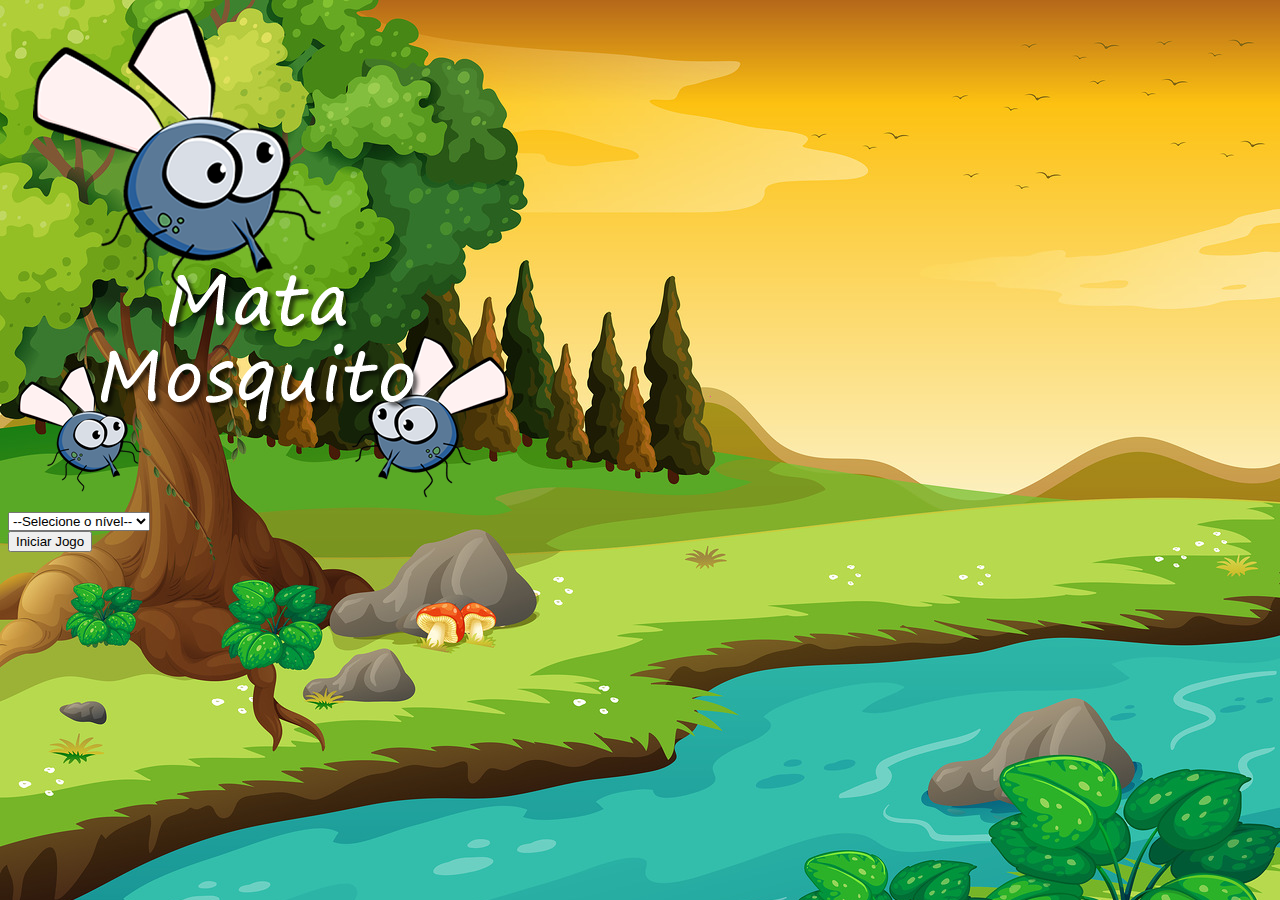
<file: index.html>
<!DOCTYPE html>
    <html lang="pt-br">
    <head>
        <meta charset="UTF-8">
        <meta name="viewport" content="width=device-width, initial-scale=1.0">
        <link rel="stylesheet" href="https://stackpath.bootstrapcdn.com/bootstrap/4.5.0/css/bootstrap.min.css" integrity="sha384-9aIt2nRpC12Uk9gS9baDl411NQApFmC26EwAOH8WgZl5MYYxFfc+NcPb1dKGj7Sk" crossorigin="anonymous">
        <link rel="stylesheet" href="style.css">
        <title>Game Over</title>
        <script>
            function iniciarJogo(){
                var dificuldade = document.getElementById('nivel').value;
                if(dificuldade ===''){
                    alert('Selecione um nível para iniciar o jogo');
                }else{
                window.location.href = 'app.html?' + dificuldade;}
                
            }
        </script>
    </head>
    <body>
        <div class="container">
            <div class="row">
                <div class="col">
                    <div class="d-flex justify-content-center">
                        <img src="img/game.png">
                    </div>    
                </div>
            </div>

            <div class="row">
                <div class="col">
                    <div class="d-flex justify-content-center">
                        <div class="mb-2">
                        <select class="form-control" id="nivel">
                            <option value="">--Selecione o nível--</option>
                            <option value="normal">--Normal--</option>
                            <option value="dificil">--Difícil--</option>
                            <option value="impossivel">--Impossível--</option>
                        </select>
                        </div>
                    </div>
                </div>
            </div>           
            
            <div class="row">
                <div class="col">
                    <div class="d-flex justify-content-center">
                        <button type="button" class="btn btn-danger btn-lg" onclick="iniciarJogo()" >Iniciar Jogo</button>
                    </div>    
                </div>
            </div>
        </div>
        
    </body>
</html>
</file>
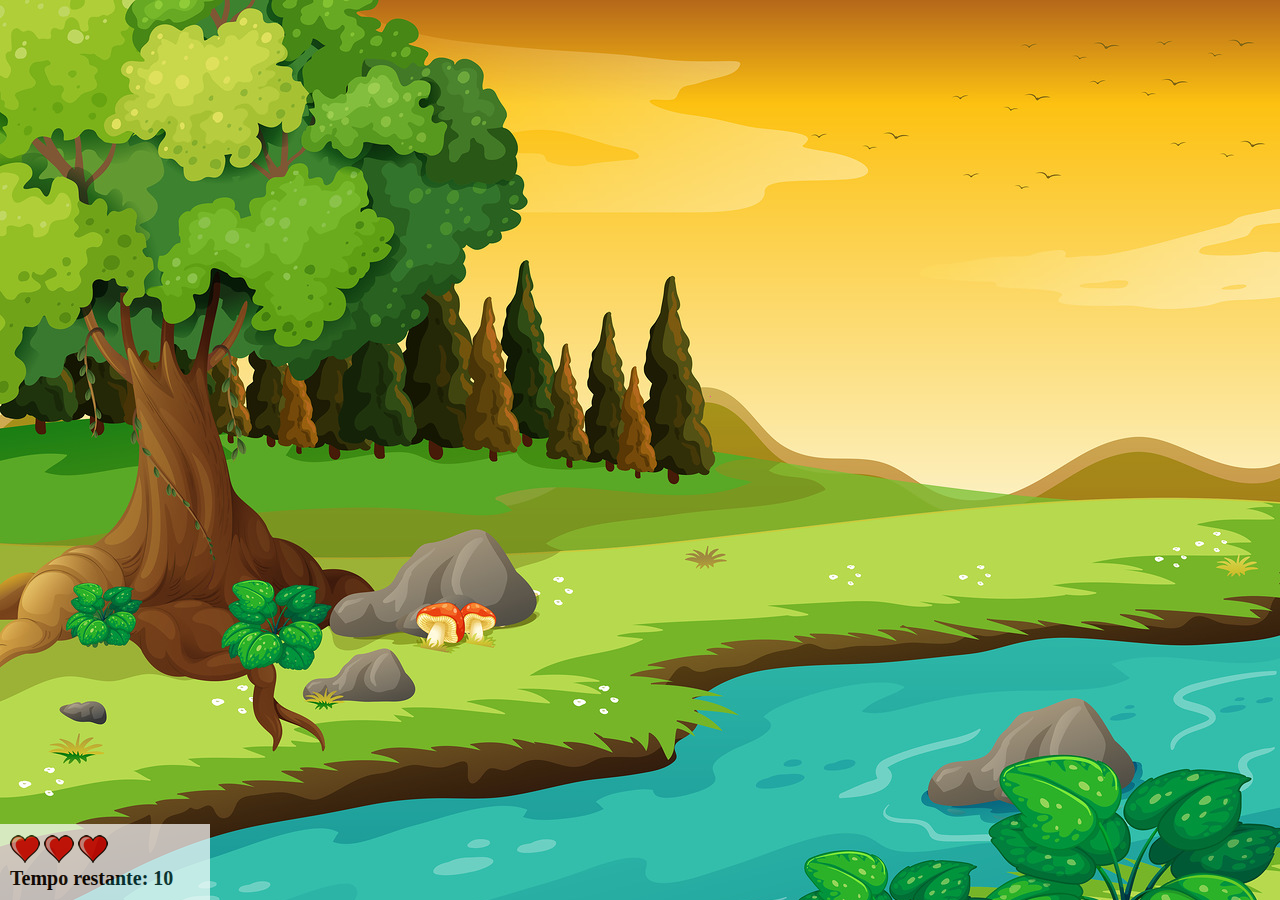
<file: app.html>
<!DOCTYPE html>
<html lang="pt-br">
    <head>
        <meta charset="UTF-8">
        <meta name="viewport" content="width=device-width, initial-scale=1.0">
        <title>Jogo Mata Mosquito</title>
        <link rel="stylesheet" href="style.css">
        <script src="game.js"></script>
    </head>
    <body onresize="ajustaTamanhoPalcoJogo()">
        <div class="painel">
            <div class="vidas">
                <img id="v1" src="img/coracao_cheio.png">
                <img id="v2" src="img/coracao_cheio.png">
                <img id="v3" src="img/coracao_cheio.png">
            </div>
            <div class="cronometro">
                Tempo restante: <span id="cronometro"></span>
            </div>
        </div>


        
        <script>
            document.getElementById('cronometro').innerHTML = tempo;
            
            var criaMosca = setInterval(function(){
                posicaoRandomica();
            } ,criaMosquitoTempo)
        </script>
    </body>
</html>
</file>
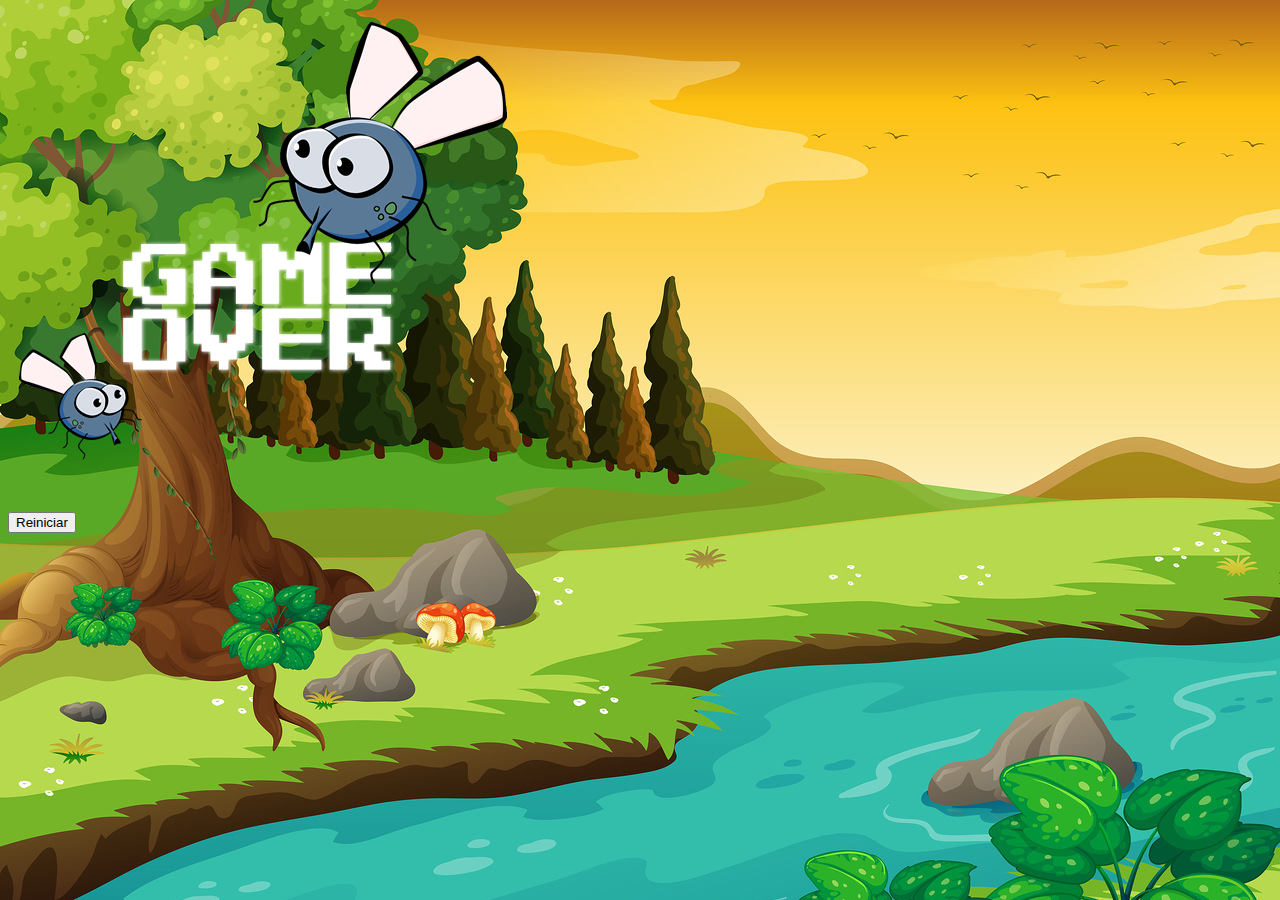
<file: fim-de-jogo.html>
<!DOCTYPE html>
    <html lang="pt-br">
    <head>
        <meta charset="UTF-8">
        <meta name="viewport" content="width=device-width, initial-scale=1.0">
        <link rel="stylesheet" href="https://stackpath.bootstrapcdn.com/bootstrap/4.5.0/css/bootstrap.min.css" integrity="sha384-9aIt2nRpC12Uk9gS9baDl411NQApFmC26EwAOH8WgZl5MYYxFfc+NcPb1dKGj7Sk" crossorigin="anonymous">
        <link rel="stylesheet" href="style.css">
        <title>Game Over</title>
    </head>
    <body>
        <div class="container">
            <div class="row">
                <div class="col">
                    <div class="d-flex justify-content-center">
                        <img src="img/game_over.png">
                    </div>    
                </div>
            </div>

            <div class="row">
                <div class="col">
                    <div class="d-flex justify-content-center">
                        <button type="button" class="btn btn-dark btn-lg" onclick="window.location.href = 'index.html'" >Reiniciar</button>
                    </div>    
                </div>
            </div>
        </div>
        
    </body>
</html>
</file>
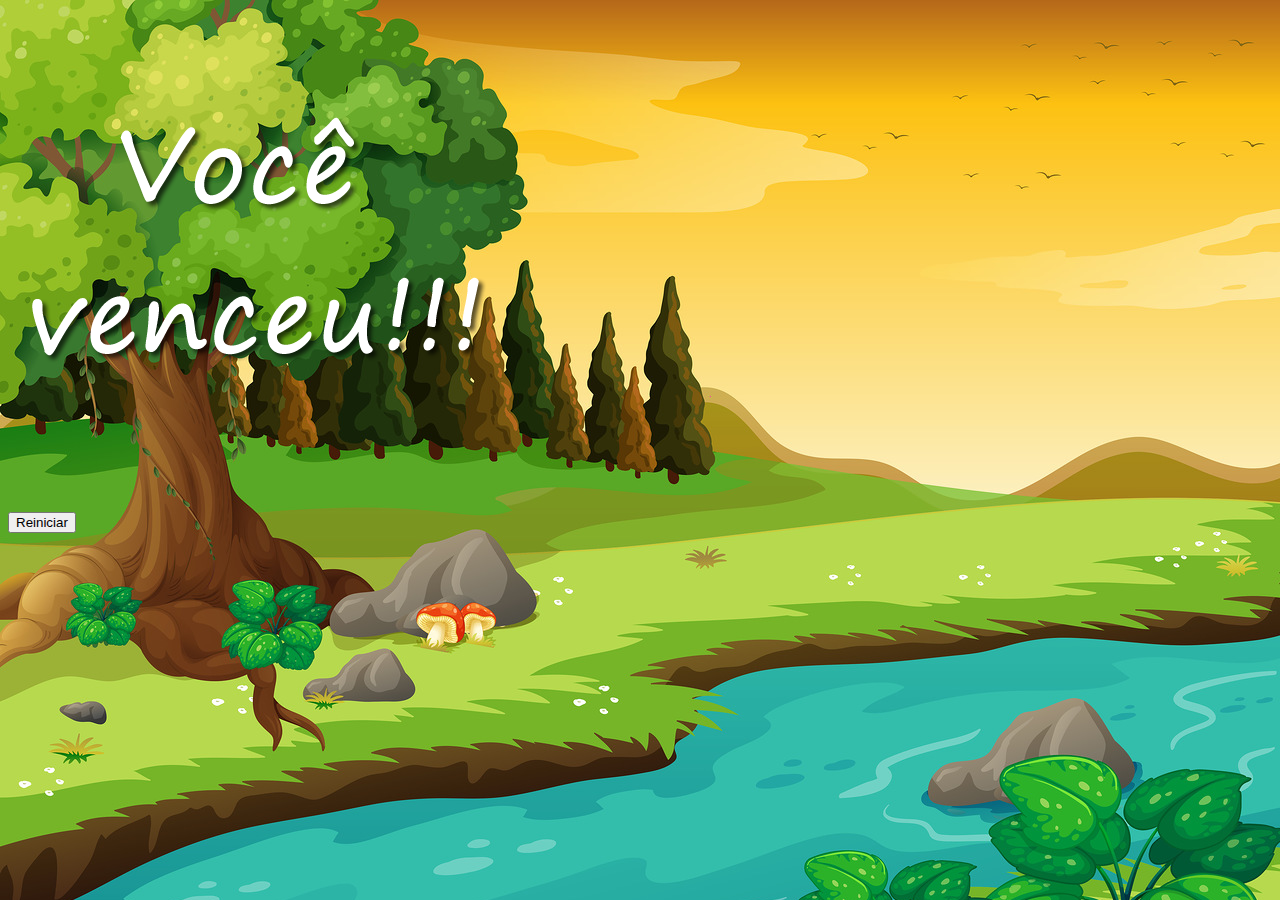
<file: vitoria.html>
<!DOCTYPE html>
    <html lang="pt-br">
    <head>
        <meta charset="UTF-8">
        <meta name="viewport" content="width=device-width, initial-scale=1.0">
        <link rel="stylesheet" href="https://stackpath.bootstrapcdn.com/bootstrap/4.5.0/css/bootstrap.min.css" integrity="sha384-9aIt2nRpC12Uk9gS9baDl411NQApFmC26EwAOH8WgZl5MYYxFfc+NcPb1dKGj7Sk" crossorigin="anonymous">
        <link rel="stylesheet" href="style.css">
        <title>Game Over</title>
    </head>
    <body>
        <div class="container">
            <div class="row">
                <div class="col">
                    <div class="d-flex justify-content-center">
                        <img src="img/vitoria.png">
                    </div>    
                </div>
            </div>

            <div class="row">
                <div class="col">
                    <div class="d-flex justify-content-center">
                        <button type="button" class="btn btn-dark btn-lg" onclick="window.location.href = 'index.html'" >Reiniciar</button>
                    </div>    
                </div>
            </div>
        </div>
        
    </body>
</html>
</file>
<file: style.css>
html{
    cursor: url(img/mata_mosca.png) 30 30, auto;
}
body{
    background-image: url(img/bg.jpg);
    background-repeat: no-repeat;
}
.mosca1{
    width: 50px;
    height: 50px;
}
.mosca2{
    width: 70px;
    height: 70px;
}
.mosca3{
    width: 90px;
    height: 90px;
}
.ladoA{
    transform: scaleX(1);
}
.ladoB{
    transform: scaleX(-1);
}
.painel{
    position: absolute;
    width: 190px;
    padding: 10px;
    bottom: 0px;
    left: 0px;
    border-top: 1px solid #fff;
    background-color: #fff;
    opacity: 0.7;

}
.vidas{
    float: left;
}
.cronometro{
    float: left;
    font-size: 20px;
    font-weight: bold;
}
</file>
